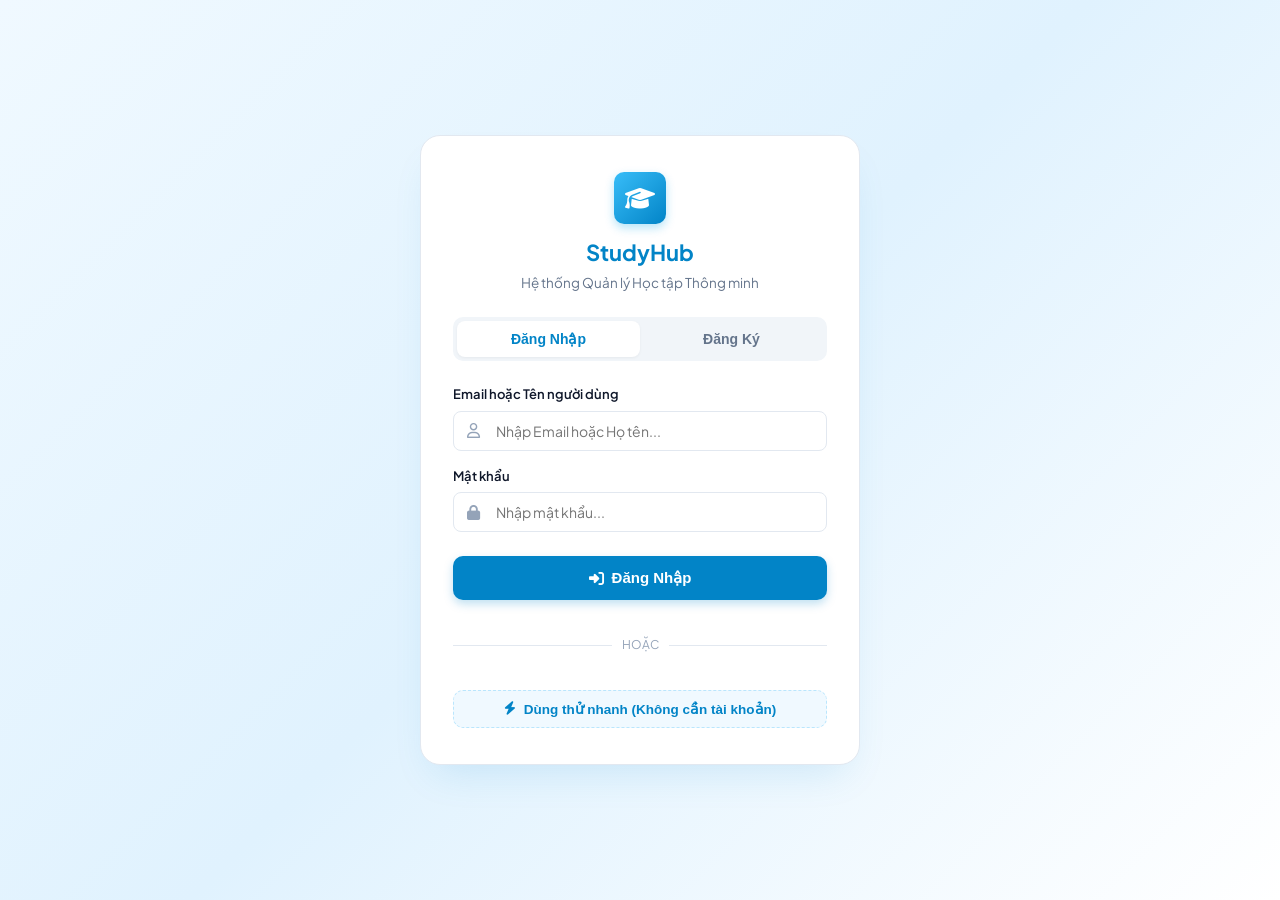
<file: index.html>
<!DOCTYPE html>
<html lang="vi">

<head>
  <meta charset="UTF-8">
  <meta name="viewport" content="width=device-width, initial-scale=1.0">
  <title>StudyHub - Tổng Quan Học Tập</title>
  <!-- Google Font & Icons -->
  <link rel="preconnect" href="https://fonts.googleapis.com">
  <link rel="preconnect" href="https://fonts.gstatic.com" crossorigin>
  <link href="https://fonts.googleapis.com/css2?family=Plus+Jakarta+Sans:wght@400;500;600;700&display=swap"
    rel="stylesheet">
  <link rel="stylesheet" href="https://cdnjs.cloudflare.com/ajax/libs/font-awesome/6.4.0/css/all.min.css">
  <link rel="stylesheet" href="style.css">
</head>

<body>
  <div class="app-layout">
    <!-- Sidebar / Navigation -->
    <aside class="sidebar">
      <div class="brand">
        <div class="logo-icon"><i class="fa-solid fa-graduation-cap"></i></div>
        <div class="brand-text">
          <h2>StudyHub</h2>
          <span>Quản lý học tập</span>
        </div>
      </div>

      <!-- Navigation Links -->
      <nav class="nav-menu">
        <a href="index.html" class="nav-link active">
          <i class="fa-solid fa-house"></i>
          <span>Trang chủ</span>
        </a>
        <a href="schedule.html" class="nav-link">
          <i class="fa-regular fa-calendar-days"></i>
          <span>Lịch học & Lưu ý</span>
        </a>
        <a href="todo.html" class="nav-link">
          <i class="fa-solid fa-list-check"></i>
          <span>Todo & Deadline</span>
          <span class="badge" id="pending-count">0</span>
        </a>
        <a href="knowledge.html" class="nav-link">
          <i class="fa-solid fa-book-bookmark"></i>
          <span>Kho Kiến thức</span>
        </a>
      </nav>

      <!-- Sidebar Footer (Thông tin user & Thời gian) -->
      <div class="sidebar-footer">
        <div class="user-profile-box">
          <div class="user-avatar"><img src="user.png" alt="Avatar"></div>
          <div class="user-details">
            <span class="user-name" id="user-display-name">Học viên</span>
            <span class="user-email" id="user-display-email">demo@studyhub.vn</span>
          </div>
          <button class="btn-logout" onclick="logout()" title="Đăng xuất tài khoản">
            <i class="fa-solid fa-right-from-bracket"></i>
          </button>
        </div>

        <div class="today-box">
          <i class="fa-regular fa-clock"></i>
          <div>
            <div id="current-day-text" class="day-text">Thứ ...</div>
            <div id="current-date-text" class="date-text">--/--/----</div>
          </div>
        </div>
      </div>
    </aside>

    <!-- Main Content Area -->
    <main class="main-content">
      <!-- Top header bar -->
      <header class="top-header">
        <div class="header-titles">
          <h1>Tổng Quan Học Tập</h1>
          <p>Bảng điều khiển trung tâm theo dõi tiến độ, lịch lên lớp và bài tập cần làm</p>
        </div>
      </header>

      <!-- 1. THÔNG TIN CƠ BẢN VỀ TRANG WEB & BANNER CHÀO MỪNG -->
      <div class="welcome-banner">
        <div class="welcome-text">
          <h2 id="dash-user-greeting">Xin chào, Bạn! 👋</h2>
          <p>
            <strong>StudyHub</strong> là website hỗ trợ quản lý học tập cá nhân toàn diện: nhắc lịch lên lớp theo tuần,
            kiểm soát deadline bài tập lớn và lưu trữ kiến thức trọng tâm ôn thi.
          </p>
        </div>
        <div class="welcome-stats">
          <div class="welcome-stat-pill">
            <i class="fa-regular fa-calendar-check"></i>
            <span id="dash-total-schedules">0 buổi học/tuần</span>
          </div>
          <div class="welcome-stat-pill">
            <i class="fa-solid fa-hourglass-half"></i>
            <span id="dash-pending-todos">0 bài tập chưa xong</span>
          </div>
          <div class="welcome-stat-pill">
            <i class="fa-solid fa-book-bookmark"></i>
            <span id="dash-total-knowledge">0 ghi chú</span>
          </div>
        </div>
      </div>

      <!-- Quick Feature Shortcuts -->
      <div class="dashboard-grid">
        <div class="features-shortcut-grid">
          <a href="schedule.html" class="feature-shortcut-card">
            <div class="feature-card-top">
              <div class="stat-icon sky"><i class="fa-regular fa-calendar-days"></i></div>
              <div class="feature-card-title">1. Lịch học & Lưu ý</div>
            </div>
            <div class="feature-card-desc">Thời khóa biểu cả tuần, phòng học, giờ học và nội dung cần chuẩn bị trước
              buổi học.</div>
            <div class="feature-card-action">Vào xem thời khóa biểu <i class="fa-solid fa-arrow-right"></i></div>
          </a>

          <a href="todo.html" class="feature-shortcut-card">
            <div class="feature-card-top">
              <div class="stat-icon amber"><i class="fa-solid fa-list-check"></i></div>
              <div class="feature-card-title">2. Todo & Deadline</div>
            </div>
            <div class="feature-card-desc">Quản lý bài tập lớn, đồ án môn học, cảnh báo sát hạn và đánh dấu hoàn thành
              nhanh.</div>
            <div class="feature-card-action">Quản lý các deadline <i class="fa-solid fa-arrow-right"></i></div>
          </a>

          <a href="knowledge.html" class="feature-shortcut-card">
            <div class="feature-card-top">
              <div class="stat-icon emerald"><i class="fa-solid fa-book-bookmark"></i></div>
              <div class="feature-card-title">3. Kho Kiến thức</div>
            </div>
            <div class="feature-card-desc">Tổng hợp ghi chú theo từng môn học và tuần học, đánh giá độ quan trọng ôn
              thi.</div>
            <div class="feature-card-action">Khám phá kho kiến thức <i class="fa-solid fa-arrow-right"></i></div>
          </a>
        </div>

        <!-- 2. TÌNH HÌNH LỊCH HỌC: HÔM NAY VÀ NGÀY MAI -->
        <section class="dashboard-section">
          <div class="dash-section-header">
            <h3><i class="fa-regular fa-calendar-days"></i> Lịch học Hôm nay & Ngày mai</h3>
            <a href="schedule.html" class="dash-link-more">Xem toàn bộ lịch tuần <i
                class="fa-solid fa-arrow-right"></i></a>
          </div>
          <div class="today-tomorrow-container">
            <!-- Cột Hôm nay -->
            <div class="day-column">
              <div class="day-column-header">
                <div class="day-column-title"><i class="fa-solid fa-star" style="color: #f59e0b;"></i> Lịch học Hôm nay
                </div>
                <span class="day-column-badge">Hôm nay</span>
              </div>
              <div id="dash-today-schedule">
                <!-- Rendered via JS -->
              </div>
            </div>

            <!-- Cột Ngày mai -->
            <div class="day-column">
              <div class="day-column-header">
                <div class="day-column-title"><i class="fa-regular fa-calendar" style="color: var(--primary);"></i> Lịch
                  học Ngày mai</div>
                <span class="day-column-badge" style="background: #e0f2fe; color: #0369a1;">Ngày mai</span>
              </div>
              <div id="dash-tomorrow-schedule">
                <!-- Rendered via JS -->
              </div>
            </div>
          </div>
        </section>

        <!-- 3. TÌNH HÌNH TODO & DEADLINE: CÁC DEADLINE GẦN HẾT HẠN -->
        <section class="dashboard-section">
          <div class="dash-section-header">
            <h3><i class="fa-solid fa-fire" style="color: var(--danger);"></i> Bài tập & Deadline sắp đến hạn</h3>
            <a href="todo.html" class="dash-link-more">Xem tất cả bài tập <i class="fa-solid fa-arrow-right"></i></a>
          </div>
          <div class="todo-list" id="dash-urgent-todos">
            <!-- Rendered via JS -->
          </div>
        </section>

        <!-- 4. TÌNH HÌNH KHO KIẾN THỨC: SỐ LƯỢNG CHIA THEO MÔN HỌC (SUBJECT) -->
        <section class="dashboard-section">
          <div class="dash-section-header">
            <h3><i class="fa-solid fa-graduation-cap"></i> Thống kê Kho Kiến thức theo Môn học</h3>
            <a href="knowledge.html" class="dash-link-more">Vào kho kiến thức <i
                class="fa-solid fa-arrow-right"></i></a>
          </div>
          <div class="subject-stats-grid" id="dash-subject-stats">
            <!-- Rendered via JS -->
          </div>
        </section>
      </div>
    </main>
  </div>

  <!-- Toast Notification -->
  <div id="toast" class="toast"></div>

  <script src="script.js"></script>
</body>

</html>
</file>
<file: style.css>
/* ===================================================
   StudyHub - Quản Lý Học Tập
   Tông màu chủ đạo: Nền trắng (#FFFFFF / #F8FAFC) & Xanh da trời (#0ea5e9 / #0284c7)
   =================================================== */

:root {
  --primary: #0284c7;
  /* Xanh da trời đậm */
  --primary-light: #38bdf8;
  /* Xanh da trời sáng */
  --primary-bg: #f0f9ff;
  /* Nền xanh da trời rất nhạt */
  --primary-border: #bae6fd;
  /* Viền xanh da trời nhẹ */

  --bg-body: #f8fafc;
  /* Nền trang web trắng xám nhẹ dịu mắt */
  --bg-card: #ffffff;
  /* Nền thẻ trắng tinh */
  --bg-card-hover: #ffffff;

  --text-main: #0f172a;
  /* Chữ đậm dễ đọc */
  --text-muted: #64748b;
  /* Chữ phụ */
  --text-sub: #94a3b8;

  --border-color: #e2e8f0;
  --border-radius: 12px;
  --border-radius-sm: 8px;

  --shadow-sm: 0 1px 3px rgba(0, 0, 0, 0.05);
  --shadow-md: 0 4px 12px rgba(2, 132, 199, 0.08);
  --shadow-lg: 0 10px 25px -5px rgba(2, 132, 199, 0.12);

  --danger: #ef4444;
  --danger-bg: #fef2f2;
  --warning: #f59e0b;
  --warning-bg: #fffbeb;
  --success: #10b981;
  --success-bg: #ecfdf5;

  --transition: all 0.2s ease-in-out;
}

* {
  margin: 0;
  padding: 0;
  box-sizing: border-box;
}

body {
  font-family: 'Plus Jakarta Sans', -apple-system, BlinkMacSystemFont, 'Segoe UI', Roboto, sans-serif;
  background-color: var(--bg-body);
  color: var(--text-main);
  line-height: 1.5;
  -webkit-font-smoothing: antialiased;
}

/* App Layout */
.app-layout {
  display: flex;
  min-height: 100vh;
}

/* Sidebar */
.sidebar {
  width: 260px;
  background-color: #ffffff;
  border-right: 1px solid var(--border-color);
  display: flex;
  flex-direction: column;
  padding: 16px;
  position: sticky;
  top: 0;
  height: 100vh;
  flex-shrink: 0;
}

.brand {
  display: flex;
  align-items: center;
  gap: 12px;
  padding: 8px 12px 24px;
  border-bottom: 1px solid var(--border-color);
}

.logo-icon {
  width: 60px;
  height: 60px;
  border-radius: 10px;
  background: linear-gradient(135deg, var(--primary-light), var(--primary));
  color: #ffffff;
  display: flex;
  align-items: center;
  justify-content: center;
  font-size: 32px;
  box-shadow: 0 4px 10px rgba(14, 165, 233, 0.3);
}

.brand-text h2 {
  font-size: 18px;
  font-weight: 700;
  color: var(--primary);
  line-height: 1.2;
}

.brand-text span {
  font-size: 12px;
  color: var(--text-muted);
}

.nav-menu {
  margin-top: 24px;
  display: flex;
  flex-direction: column;
  gap: 8px;
  flex: 1;
}

.nav-btn {
  display: flex;
  align-items: center;
  gap: 12px;
  padding: 12px 14px;
  border-radius: var(--border-radius-sm);
  background: transparent;
  border: none;
  font-size: 14.5px;
  font-weight: 500;
  color: var(--text-muted);
  cursor: pointer;
  transition: var(--transition);
  text-align: left;
  width: 100%;
}

.nav-btn i {
  font-size: 18px;
  width: 22px;
  text-align: center;
}

.nav-btn:hover {
  background-color: var(--primary-bg);
  color: var(--primary);
}

.nav-btn.active {
  background-color: var(--primary-bg);
  color: var(--primary);
  font-weight: 600;
  border-left: 3px solid var(--primary);
}

.nav-btn .badge {
  margin-left: auto;
  background-color: var(--primary);
  color: white;
  font-size: 11px;
  padding: 2px 7px;
  border-radius: 12px;
  font-weight: 600;
}

.sidebar-footer {
  padding-top: 16px;
  border-top: 1px solid var(--border-color);
}

.today-box {
  background-color: var(--primary-bg);
  border: 1px solid var(--primary-border);
  padding: 12px 14px;
  border-radius: var(--border-radius-sm);
  display: flex;
  align-items: center;
  gap: 10px;
  color: var(--primary);
}

.today-box i {
  font-size: 20px;
}

.day-text {
  font-size: 13px;
  font-weight: 700;
  color: var(--primary);
}

.date-text {
  font-size: 12px;
  color: var(--text-muted);
}

/* Main Content */
.main-content {
  flex: 1;
  padding: 32px 40px;
  max-width: 1200px;
  margin: 0 auto;
  width: 100%;
}

/* Top Header */
.top-header {
  display: flex;
  justify-content: space-between;
  align-items: center;
  margin-bottom: 28px;
}

.header-titles h1 {
  font-size: 26px;
  font-weight: 700;
  color: var(--text-main);
  letter-spacing: -0.5px;
}

.header-titles p {
  font-size: 14px;
  color: var(--text-muted);
  margin-top: 4px;
}

/* Buttons */
.btn {
  display: inline-flex;
  align-items: center;
  gap: 8px;
  padding: 10px 18px;
  border-radius: var(--border-radius-sm);
  font-size: 14px;
  font-weight: 600;
  cursor: pointer;
  transition: var(--transition);
  border: 1px solid transparent;
}

.btn-primary {
  background-color: var(--primary);
  color: #ffffff;
  box-shadow: 0 4px 10px rgba(2, 132, 199, 0.25);
}

.btn-primary:hover {
  background-color: #0369a1;
  transform: translateY(-1px);
}

.btn-outline {
  background-color: transparent;
  border-color: var(--border-color);
  color: var(--text-muted);
}

.btn-outline:hover {
  background-color: #f1f5f9;
  color: var(--text-main);
}

.btn-danger-sm {
  background: transparent;
  border: none;
  color: #94a3b8;
  padding: 6px;
  cursor: pointer;
  border-radius: 4px;
  font-size: 14px;
}

.btn-danger-sm:hover {
  color: var(--danger);
  background-color: var(--danger-bg);
}

.btn-edit-sm {
  background: transparent;
  border: none;
  color: #94a3b8;
  padding: 6px;
  cursor: pointer;
  border-radius: 4px;
  font-size: 14px;
}

.btn-edit-sm:hover {
  color: var(--primary);
  background-color: var(--primary-bg);
}

/* Tab Panels */
.tab-panel {
  display: none;
  animation: fadeIn 0.25s ease-in-out;
}

.tab-panel.active {
  display: block;
}

@keyframes fadeIn {
  from {
    opacity: 0;
    transform: translateY(6px);
  }

  to {
    opacity: 1;
    transform: translateY(0);
  }
}

/* Stats Row */
.stats-row {
  display: grid;
  grid-template-columns: repeat(auto-fit, minmax(220px, 1fr));
  gap: 16px;
  margin-bottom: 24px;
}

.stat-card {
  background: #ffffff;
  border: 1px solid var(--border-color);
  padding: 18px 20px;
  border-radius: var(--border-radius);
  display: flex;
  align-items: center;
  gap: 16px;
  box-shadow: var(--shadow-sm);
}

.stat-icon {
  width: 48px;
  height: 48px;
  border-radius: 12px;
  display: flex;
  align-items: center;
  justify-content: center;
  font-size: 20px;
}

.stat-icon.sky {
  background-color: var(--primary-bg);
  color: var(--primary);
}

.stat-icon.blue {
  background-color: #e0f2fe;
  color: #0284c7;
}

.stat-icon.amber {
  background-color: var(--warning-bg);
  color: var(--warning);
}

.stat-icon.emerald {
  background-color: var(--success-bg);
  color: var(--success);
}

.stat-info {
  display: flex;
  flex-direction: column;
}

.stat-num {
  font-size: 24px;
  font-weight: 700;
  line-height: 1.1;
  color: var(--text-main);
}

.stat-label {
  font-size: 13px;
  color: var(--text-muted);
  margin-top: 4px;
}

/* Filter Bar */
.filter-bar {
  display: flex;
  justify-content: space-between;
  align-items: center;
  flex-wrap: wrap;
  gap: 12px;
  margin-bottom: 20px;
  padding: 12px 16px;
  background-color: #ffffff;
  border: 1px solid var(--border-color);
  border-radius: var(--border-radius);
}

.filter-group {
  display: flex;
  gap: 10px;
  flex-wrap: wrap;
}

.filter-label {
  font-size: 13.5px;
  color: var(--text-muted);
  font-weight: 500;
  display: inline-flex;
  align-items: center;
  gap: 6px;
}

.filter-pills {
  display: flex;
  gap: 6px;
  flex-wrap: wrap;
}

.pill {
  padding: 6px 12px;
  border-radius: 20px;
  border: 1px solid var(--border-color);
  background-color: #ffffff;
  font-size: 13px;
  font-weight: 500;
  color: var(--text-muted);
  cursor: pointer;
  transition: var(--transition);
}

.pill:hover {
  border-color: var(--primary-light);
  color: var(--primary);
}

.pill.active {
  background-color: var(--primary);
  border-color: var(--primary);
  color: #ffffff;
}

.search-box {
  display: flex;
  align-items: center;
  gap: 8px;
  background-color: var(--bg-body);
  border: 1px solid var(--border-color);
  border-radius: var(--border-radius-sm);
  padding: 6px 12px;
  min-width: 260px;
}

.search-box input {
  border: none;
  background: transparent;
  outline: none;
  font-size: 13.5px;
  width: 100%;
  font-family: inherit;
}

.search-box i {
  color: var(--text-sub);
}

.select-input {
  padding: 6px 12px;
  border: 1px solid var(--border-color);
  background-color: var(--bg-body);
  border-radius: var(--border-radius-sm);
  font-size: 13px;
  font-family: inherit;
  color: var(--text-main);
  outline: none;
}

/* Grids & Cards */
.cards-grid {
  display: grid;
  grid-template-columns: repeat(auto-fill, minmax(320px, 1fr));
  gap: 20px;
}

/* SCHEDULE CARD */
.schedule-card {
  background: #ffffff;
  border: 1px solid var(--border-color);
  border-radius: var(--border-radius);
  padding: 20px;
  transition: var(--transition);
  position: relative;
  display: flex;
  flex-direction: column;
  box-shadow: var(--shadow-sm);
}

.schedule-card:hover {
  transform: translateY(-2px);
  box-shadow: var(--shadow-md);
  border-color: var(--primary-light);
}

.schedule-card.is-today {
  border: 2px solid var(--primary);
  background: linear-gradient(180deg, #f0f9ff 0%, #ffffff 40%);
}

.today-ribbon {
  position: absolute;
  top: 12px;
  right: 12px;
  background-color: var(--primary);
  color: #ffffff;
  font-size: 11px;
  font-weight: 700;
  padding: 2px 8px;
  border-radius: 12px;
  text-transform: uppercase;
}

.schedule-header {
  display: flex;
  align-items: flex-start;
  gap: 12px;
  margin-bottom: 12px;
}

.day-badge {
  background: var(--primary-bg);
  color: var(--primary);
  font-weight: 700;
  font-size: 13px;
  padding: 6px 10px;
  border-radius: 8px;
  border: 1px solid var(--primary-border);
  white-space: nowrap;
}

.schedule-title {
  font-size: 16px;
  font-weight: 700;
  color: var(--text-main);
  line-height: 1.3;
}

.schedule-meta {
  display: flex;
  flex-direction: column;
  gap: 6px;
  font-size: 13px;
  color: var(--text-muted);
  margin-bottom: 14px;
}

.meta-item {
  display: flex;
  align-items: center;
  gap: 8px;
}

.meta-item i {
  width: 14px;
  color: var(--primary);
}

.schedule-note-box {
  background-color: #f8fafc;
  border: 1px solid var(--border-color);
  border-left: 3px solid var(--primary);
  border-radius: 6px;
  padding: 10px 12px;
  font-size: 13px;
  color: #334155;
  margin-top: auto;
  white-space: pre-line;
}

.schedule-note-box strong {
  color: var(--primary);
  display: block;
  margin-bottom: 2px;
  font-size: 12px;
}

.card-actions {
  display: flex;
  justify-content: flex-end;
  gap: 6px;
  margin-top: 12px;
  padding-top: 10px;
  border-top: 1px solid #f1f5f9;
}

/* TODO LIST */
.todo-list {
  display: flex;
  flex-direction: column;
  gap: 12px;
}

.todo-item {
  background: #ffffff;
  border: 1px solid var(--border-color);
  border-radius: var(--border-radius);
  padding: 16px 20px;
  display: flex;
  align-items: flex-start;
  gap: 16px;
  box-shadow: var(--shadow-sm);
  transition: var(--transition);
}

.todo-item:hover {
  border-color: var(--primary-light);
  box-shadow: var(--shadow-md);
}

.todo-item.completed {
  background-color: #f8fafc;
  opacity: 0.75;
}

.todo-item.completed .todo-title {
  text-decoration: line-through;
  color: var(--text-muted);
}

.todo-checkbox-wrapper {
  margin-top: 3px;
}

.custom-checkbox {
  width: 22px;
  height: 22px;
  border-radius: 6px;
  border: 2px solid #cbd5e1;
  display: flex;
  align-items: center;
  justify-content: center;
  cursor: pointer;
  transition: var(--transition);
}

.todo-item.completed .custom-checkbox {
  background-color: var(--success);
  border-color: var(--success);
  color: #ffffff;
}

.custom-checkbox:hover {
  border-color: var(--primary);
}

.todo-content {
  flex: 1;
}

.todo-header-line {
  display: flex;
  align-items: center;
  gap: 10px;
  margin-bottom: 6px;
  flex-wrap: wrap;
}

.todo-subject-badge {
  background-color: var(--primary-bg);
  color: var(--primary);
  font-size: 12px;
  font-weight: 600;
  padding: 2px 8px;
  border-radius: 4px;
}

.priority-badge {
  font-size: 11px;
  font-weight: 600;
  padding: 2px 8px;
  border-radius: 4px;
}

.priority-high {
  background-color: var(--danger-bg);
  color: var(--danger);
}

.priority-medium {
  background-color: var(--warning-bg);
  color: #b45309;
}

.priority-low {
  background-color: var(--success-bg);
  color: var(--success);
}

.deadline-badge {
  font-size: 12px;
  font-weight: 600;
  display: inline-flex;
  align-items: center;
  gap: 5px;
  color: var(--text-muted);
}

.deadline-badge.overdue {
  color: var(--danger);
  font-weight: 700;
}

.deadline-badge.near {
  color: #b45309;
}

.todo-title {
  font-size: 15.5px;
  font-weight: 600;
  color: var(--text-main);
  margin-bottom: 4px;
}

.todo-note-text {
  font-size: 13.5px;
  color: var(--text-muted);
  white-space: pre-line;
  margin-top: 4px;
}

/* KNOWLEDGE BASE CARD */
.knowledge-grid {
  grid-template-columns: repeat(auto-fill, minmax(340px, 1fr));
}

.knowledge-card {
  background: #ffffff;
  border: 1px solid var(--border-color);
  border-radius: var(--border-radius);
  padding: 20px;
  display: flex;
  flex-direction: column;
  box-shadow: var(--shadow-sm);
  transition: var(--transition);
}

.knowledge-card:hover {
  transform: translateY(-2px);
  border-color: var(--primary-light);
  box-shadow: var(--shadow-md);
}

.knowledge-top {
  display: flex;
  justify-content: space-between;
  align-items: center;
  margin-bottom: 10px;
}

.subject-week-tag {
  font-size: 12px;
  font-weight: 600;
  background-color: var(--primary-bg);
  color: var(--primary);
  padding: 3px 8px;
  border-radius: 6px;
  border: 1px solid var(--primary-border);
}

.star-rating {
  font-size: 12px;
  font-weight: 600;
  padding: 3px 8px;
  border-radius: 12px;
}

.star-rating.high {
  background-color: #fee2e2;
  color: #dc2626;
}

.star-rating.medium {
  background-color: #fef3c7;
  color: #b45309;
}

.star-rating.low {
  background-color: #f1f5f9;
  color: #64748b;
}

.knowledge-title {
  font-size: 16px;
  font-weight: 700;
  color: var(--text-main);
  margin-bottom: 10px;
  line-height: 1.35;
}

.knowledge-body {
  font-size: 13.5px;
  color: #334155;
  background: #f8fafc;
  padding: 12px;
  border-radius: 8px;
  white-space: pre-wrap;
  word-break: break-word;
  line-height: 1.55;
  font-family: inherit;
  flex: 1;
  border: 1px solid #f1f5f9;
}

/* Empty State */
.empty-state {
  text-align: center;
  padding: 48px 24px;
  background-color: #ffffff;
  border: 2px dashed var(--border-color);
  border-radius: var(--border-radius);
  grid-column: 1 / -1;
  width: 100%;
}

.empty-state i {
  font-size: 40px;
  color: var(--primary-light);
  margin-bottom: 12px;
}

.empty-state h4 {
  font-size: 16px;
  font-weight: 600;
  color: var(--text-main);
  margin-bottom: 4px;
}

.empty-state p {
  font-size: 13.5px;
  color: var(--text-muted);
}

/* Modals */
.modal {
  display: none;
  position: fixed;
  inset: 0;
  background-color: rgba(15, 23, 42, 0.45);
  backdrop-filter: blur(2px);
  z-index: 1000;
  align-items: center;
  justify-content: center;
  padding: 16px;
}

.modal.active {
  display: flex;
}

.modal-content {
  background: #ffffff;
  border-radius: 16px;
  max-width: 520px;
  width: 100%;
  max-height: 90vh;
  overflow-y: auto;
  box-shadow: var(--shadow-lg);
  animation: modalPop 0.2s cubic-bezier(0.16, 1, 0.3, 1);
}

@keyframes modalPop {
  from {
    opacity: 0;
    transform: scale(0.95);
  }

  to {
    opacity: 1;
    transform: scale(1);
  }
}

.modal-header {
  display: flex;
  justify-content: space-between;
  align-items: center;
  padding: 20px 24px;
  border-bottom: 1px solid var(--border-color);
}

.modal-header h3 {
  font-size: 18px;
  font-weight: 700;
  color: var(--primary);
}

.modal-close {
  background: transparent;
  border: none;
  font-size: 24px;
  line-height: 1;
  color: var(--text-sub);
  cursor: pointer;
}

.modal-close:hover {
  color: var(--text-main);
}

.modal-body {
  padding: 24px;
  display: flex;
  flex-direction: column;
  gap: 16px;
}

.form-group {
  display: flex;
  flex-direction: column;
  gap: 6px;
}

.form-row {
  display: grid;
  grid-template-columns: 1fr 1fr;
  gap: 14px;
}

label {
  font-size: 13px;
  font-weight: 600;
  color: var(--text-main);
}

.required {
  color: var(--danger);
}

input[type="text"],
input[type="email"],
input[type="password"],
input[type="datetime-local"],
input[type="number"],
input[type="search"],
select,
textarea {
  font-family: inherit;
  font-size: 14px;
  padding: 9px 12px;
  border: 1px solid var(--border-color);
  border-radius: var(--border-radius-sm);
  outline: none;
  background-color: #ffffff;
  color: var(--text-main);
  transition: var(--transition);
}

input:focus,
select:focus,
textarea:focus {
  border-color: var(--primary);
  box-shadow: 0 0 0 3px rgba(14, 165, 233, 0.15);
}

textarea {
  resize: vertical;
}

.modal-footer {
  display: flex;
  justify-content: flex-end;
  gap: 10px;
  margin-top: 10px;
}

/* Modal Xác Nhận (Confirm Dialog) */
.modal-confirm-content {
  background: #ffffff;
  border-radius: 18px;
  max-width: 400px;
  width: 100%;
  padding: 28px 24px 22px;
  box-shadow: 0 20px 45px -10px rgba(0, 0, 0, 0.25);
  text-align: center;
  animation: modalPop 0.2s cubic-bezier(0.16, 1, 0.3, 1);
  display: flex;
  flex-direction: column;
  align-items: center;
  gap: 10px;
  border: 1px solid var(--border-color);
}

.confirm-icon-box {
  width: 56px;
  height: 56px;
  border-radius: 50%;
  display: flex;
  align-items: center;
  justify-content: center;
  font-size: 24px;
  margin-bottom: 2px;
}

.confirm-icon-box.danger {
  background-color: #fee2e2;
  color: #ef4444;
}

.confirm-icon-box.primary {
  background-color: #e0f2fe;
  color: #0284c7;
}

.confirm-title {
  font-size: 18px;
  font-weight: 700;
  color: var(--text-main);
}

.confirm-desc {
  font-size: 13.5px;
  color: var(--text-muted);
  line-height: 1.5;
  margin-bottom: 6px;
}

.confirm-actions {
  display: flex;
  gap: 10px;
  width: 100%;
  margin-top: 6px;
}

.confirm-actions .btn {
  flex: 1;
  justify-content: center;
  padding: 10px 16px;
  font-size: 14px;
}

.btn-danger {
  background-color: #ef4444;
  color: #ffffff;
  border: 1px solid transparent;
}

.btn-danger:hover {
  background-color: #dc2626;
  transform: translateY(-1px);
}

/* Toast */
.toast {
  position: fixed;
  bottom: 24px;
  right: 24px;
  background-color: #0f172a;
  color: #ffffff;
  padding: 12px 20px;
  border-radius: 10px;
  font-size: 14px;
  font-weight: 500;
  box-shadow: 0 10px 25px -5px rgba(0, 0, 0, 0.35);
  transform: translateY(100px);
  opacity: 0;
  transition: all 0.3s cubic-bezier(0.16, 1, 0.3, 1);
  z-index: 2000;
  display: flex;
  align-items: center;
  gap: 12px;
  max-width: 440px;
  line-height: 1.45;
  border: 1px solid rgba(255, 255, 255, 0.1);
}

.toast.show {
  transform: translateY(0);
  opacity: 1;
}

.toast-icon {
  font-size: 18px;
  flex-shrink: 0;
}

.toast-content {
  flex: 1;
}

.toast.toast-error {
  border-left: 4px solid #f87171;
}

.toast.toast-warning {
  border-left: 4px solid #fbbf24;
}

.toast.toast-success {
  border-left: 4px solid #38bdf8;
}

.toast.toast-info {
  border-left: 4px solid #38bdf8;
}

/* Responsive */
@media (max-width: 900px) {
  .app-layout {
    flex-direction: column;
  }

  .sidebar {
    width: 100%;
    height: auto;
    position: sticky;
    top: 0;
    z-index: 100;
    background: #ffffff;
    padding: 12px 16px;
    display: grid;
    grid-template-columns: auto 1fr;
    align-items: center;
    border-right: none;
    border-bottom: 1px solid var(--border-color);
    box-shadow: 0 2px 8px rgba(0, 0, 0, 0.04);
  }

  .brand {
    grid-column: 1;
    grid-row: 1;
    border-bottom: none;
    padding: 0;
    gap: 10px;
  }

  /* .logo-icon {
    width: 36px;
    height: 36px;
    font-size: 17px;
  } */

  .brand-text h2 {
    font-size: 16px;
  }

  /* Đưa thông tin user lên kế bên logo, nằm ngay góc bên phải trên cùng màn hình */
  .sidebar-footer {
    display: flex;
    grid-column: 2;
    grid-row: 1;
    justify-self: end;
    justify-content: flex-end;
    align-items: center;
    border-top: none;
    padding: 0;
    margin: 0;
  }

  .user-profile-box {
    margin-bottom: 0;
    padding: 4px 8px;
    background: #f8fafc;
    border: 1px solid var(--border-color);
    border-radius: var(--border-radius-sm);
    gap: 8px;
  }

  .user-avatar {
    width: 32px;
    height: 32px;
  }

  .user-name {
    font-size: 12.5px;
    max-width: 120px;
  }

  .user-email {
    display: none;
  }

  .today-box {
    display: none;
  }

  .nav-menu {
    grid-column: 1 / -1;
    grid-row: 2;
    margin-top: 0px;
    padding-top: 10px;
    border-top: 1px solid var(--border-color);
    flex-direction: row;
    overflow-x: auto;
    gap: 6px;
  }

  .nav-btn,
  .nav-link {
    white-space: nowrap;
    border-left: none;
    border-bottom: 3px solid transparent;
    padding: 8px 12px;
    font-size: 13.5px;
  }

  .nav-btn.active,
  .nav-link.active {
    border-left: none;
    border-bottom: 3px solid var(--primary);
  }

  .main-content {
    padding: 20px 16px;
  }

  .form-row {
    grid-template-columns: 1fr;
  }
}

/* Dưới 580px: nav-menu giữ lại icon thôi, bỏ chữ đi */
@media (max-width: 720px) {
  .brand-text span {
    display: none;
  }

  .user-name {
    display: none;
    /* Ẩn tên, giữ avatar và nút đăng xuất gọn gàng */
  }

  .user-profile-box {
    padding: 2px 4px;
    border: none;
    background: transparent;
  }

  /* Phần nav-menu giữ lại icon, bỏ chữ */
  .nav-menu {
    display: flex;
    justify-content: space-around;
    overflow-x: visible;
    gap: 2px;
  }

  .nav-btn,
  .nav-link {
    flex: 1;
    justify-content: center;
    padding: 10px 6px;
    position: relative;
    gap: 0;
  }

  /* Bỏ chữ đi */
  .nav-btn span:not(.badge),
  .nav-link span:not(.badge) {
    display: none !important;
  }

  /* Giữ lại icon */
  .nav-btn i,
  .nav-link i {
    font-size: 20px;
    width: auto;
    margin: 0;
  }

  /* Badge số lượng đính kèm trên icon */
  .nav-btn .badge,
  .nav-link .badge {
    position: absolute;
    top: 4px;
    right: calc(50% - 16px);
    font-size: 10px;
    padding: 1px 5px;
    margin-left: 0;
    line-height: 1.2;
  }
}



/* ===================================================
   BỔ SUNG CHO ĐA TRANG (MULTI-PAGE) & AUTH (ĐĂNG NHẬP/ĐĂNG KÝ)
   =================================================== */

.nav-link {
  display: flex;
  align-items: center;
  gap: 12px;
  padding: 12px 14px;
  border-radius: var(--border-radius-sm);
  background: transparent;
  border: none;
  font-size: 14.5px;
  font-weight: 500;
  color: var(--text-muted);
  text-decoration: none;
  transition: var(--transition);
  text-align: left;
  width: 100%;
}

.nav-link i {
  font-size: 18px;
  width: 22px;
  text-align: center;
}

.nav-link:hover {
  background-color: var(--primary-bg);
  color: var(--primary);
}

.nav-link.active {
  background-color: var(--primary-bg);
  color: var(--primary);
  font-weight: 600;
  border-left: 3px solid var(--primary);
}

.nav-link .badge {
  margin-left: auto;
  background-color: var(--primary);
  color: white;
  font-size: 11px;
  padding: 2px 7px;
  border-radius: 12px;
  font-weight: 600;
}

/* User Profile Widget in Sidebar */
.user-profile-box {
  display: flex;
  align-items: center;
  gap: 10px;
  padding: 10px 12px;
  background-color: #f8fafc;
  border: 1px solid var(--border-color);
  border-radius: var(--border-radius-sm);
  margin-bottom: 12px;
}

.user-avatar {
  width: 60px;
  height: 60px;
  border-radius: 50%;
  background: var(--primary-bg);
  color: var(--primary);
  display: flex;
  align-items: center;
  justify-content: center;
  font-size: 16px;
  border: 1px solid var(--primary-border);
  flex-shrink: 0;
  overflow: hidden;
}

.user-avatar img {
  width: 100%;
  height: 100%;
  object-fit: cover;
  border-radius: 50%;
  display: block;
}

.user-details {
  flex: 1;
  min-width: 0;
  display: flex;
  flex-direction: column;
}

.user-name {
  font-size: 13px;
  font-weight: 600;
  color: var(--text-main);
  white-space: nowrap;
  overflow: hidden;
  text-overflow: ellipsis;
}

.user-email {
  font-size: 11px;
  color: var(--text-muted);
  white-space: nowrap;
  overflow: hidden;
  text-overflow: ellipsis;
}

.btn-logout {
  background: transparent;
  border: none;
  color: var(--text-sub);
  cursor: pointer;
  padding: 6px;
  border-radius: 4px;
  font-size: 14px;
  transition: var(--transition);
}

.btn-logout:hover {
  color: var(--danger);
  background-color: var(--danger-bg);
}

/* Auth Page */
.auth-wrapper {
  min-height: 100vh;
  display: flex;
  align-items: center;
  justify-content: center;
  background: linear-gradient(135deg, #f0f9ff 0%, #e0f2fe 50%, #ffffff 100%);
  padding: 24px 16px;
}

.auth-card {
  background: #ffffff;
  border-radius: 20px;
  box-shadow: 0 20px 40px -15px rgba(2, 132, 199, 0.15);
  border: 1px solid var(--border-color);
  width: 100%;
  max-width: 440px;
  padding: 36px 32px;
}

.auth-brand {
  display: flex;
  flex-direction: column;
  align-items: center;
  margin-bottom: 24px;
  text-align: center;
}

.auth-brand .logo-icon {
  width: 52px;
  height: 52px;
  font-size: 24px;
  margin-bottom: 12px;
}

.auth-brand h2 {
  font-size: 22px;
  font-weight: 700;
  color: var(--primary);
}

.auth-brand p {
  font-size: 13.5px;
  color: var(--text-muted);
  margin-top: 4px;
}

.auth-tabs {
  display: flex;
  background: #f1f5f9;
  border-radius: 10px;
  padding: 4px;
  margin-bottom: 24px;
}

.auth-tab-btn {
  flex: 1;
  padding: 10px;
  border: none;
  background: transparent;
  font-size: 14px;
  font-weight: 600;
  color: var(--text-muted);
  border-radius: 8px;
  cursor: pointer;
  transition: var(--transition);
}

.auth-tab-btn.active {
  background: #ffffff;
  color: var(--primary);
  box-shadow: var(--shadow-sm);
}

.auth-form {
  display: none;
  flex-direction: column;
  gap: 16px;
}

.auth-form.active {
  display: flex;
}

.input-with-icon {
  position: relative;
  display: flex;
  align-items: center;
  width: 100%;
}

.input-with-icon i {
  position: absolute;
  left: 14px;
  color: var(--text-sub);
  font-size: 15px;
  pointer-events: none;
}

.input-with-icon input {
  width: 100%;
  padding: 10px 14px 10px 42px;
  font-family: inherit;
  font-size: 14px;
  border: 1px solid var(--border-color);
  border-radius: var(--border-radius-sm);
  outline: none;
  background-color: #ffffff;
  color: var(--text-main);
  transition: var(--transition);
}

.input-with-icon input:focus {
  border-color: var(--primary);
  box-shadow: 0 0 0 3px rgba(14, 165, 233, 0.15);
}

.auth-btn-submit {
  width: 100%;
  padding: 12px;
  font-size: 15px;
  border-radius: 10px;
  justify-content: center;
  margin-top: 8px;
}

.auth-divider {
  display: flex;
  align-items: center;
  text-align: center;
  margin: 20px 0;
  color: var(--text-sub);
  font-size: 12px;
}

.auth-divider::before,
.auth-divider::after {
  content: '';
  flex: 1;
  border-bottom: 1px solid var(--border-color);
}

.auth-divider span {
  padding: 0 10px;
}

.btn-guest {
  width: 100%;
  background-color: var(--primary-bg);
  color: var(--primary);
  border: 1px dashed var(--primary-border);
  padding: 10px;
  border-radius: 10px;
  font-size: 13.5px;
  font-weight: 600;
  cursor: pointer;
  display: flex;
  align-items: center;
  justify-content: center;
  gap: 8px;
  transition: var(--transition);
}

.btn-guest:hover {
  background-color: #e0f2fe;
}

.auth-hint-box {
  background: #f8fafc;
  border: 1px solid var(--border-color);
  border-radius: 8px;
  padding: 10px 12px;
  font-size: 12px;
  color: var(--text-muted);
  margin-top: 16px;
  line-height: 1.5;
}

.auth-hint-box strong {
  color: var(--primary);
}


/* ===================================================
   STYLES CHO TRANG CHỦ TỔNG QUAN (DASHBOARD INDEX.HTML)
   =================================================== */

.welcome-banner {
  background: linear-gradient(135deg, #e0f2fe 0%, #ffffff 70%, #f0f9ff 100%);
  border: 1px solid var(--primary-border);
  border-radius: var(--border-radius);
  padding: 24px 28px;
  margin-bottom: 28px;
  box-shadow: var(--shadow-sm);
  display: flex;
  justify-content: space-between;
  align-items: center;
  gap: 20px;
  flex-wrap: wrap;
}

.welcome-text h2 {
  font-size: 22px;
  font-weight: 700;
  color: var(--primary);
  margin-bottom: 6px;
}

.welcome-text p {
  font-size: 14px;
  color: var(--text-muted);
  max-width: 600px;
  line-height: 1.5;
}

.welcome-stats {
  display: flex;
  gap: 12px;
  flex-wrap: wrap;
}

.welcome-stat-pill {
  background: #ffffff;
  border: 1px solid var(--primary-border);
  padding: 8px 14px;
  border-radius: 20px;
  font-size: 13px;
  font-weight: 600;
  color: var(--primary);
  display: flex;
  align-items: center;
  gap: 8px;
  box-shadow: var(--shadow-sm);
}

/* Dashboard Sections */
.dashboard-grid {
  display: flex;
  flex-direction: column;
  gap: 32px;
}

.dash-section-header {
  display: flex;
  justify-content: space-between;
  align-items: center;
  margin-bottom: 16px;
}

.dash-section-header h3 {
  font-size: 18px;
  font-weight: 700;
  color: var(--text-main);
  display: flex;
  align-items: center;
  gap: 10px;
}

.dash-section-header h3 i {
  color: var(--primary);
}

.dash-link-more {
  font-size: 13.5px;
  font-weight: 600;
  color: var(--primary);
  text-decoration: none;
  display: inline-flex;
  align-items: center;
  gap: 6px;
  transition: var(--transition);
}

.dash-link-more:hover {
  color: #0369a1;
  transform: translateX(3px);
}

/* Today & Tomorrow Cards */
.today-tomorrow-container {
  display: grid;
  grid-template-columns: repeat(auto-fit, minmax(320px, 1fr));
  gap: 16px;
}

.day-column {
  background: #ffffff;
  border: 1px solid var(--border-color);
  border-radius: var(--border-radius);
  padding: 18px;
  box-shadow: var(--shadow-sm);
}

.day-column-header {
  display: flex;
  justify-content: space-between;
  align-items: center;
  padding-bottom: 12px;
  margin-bottom: 12px;
  border-bottom: 1px dashed var(--border-color);
}

.day-column-title {
  font-size: 15px;
  font-weight: 700;
  color: var(--primary);
  display: flex;
  align-items: center;
  gap: 8px;
}

.day-column-badge {
  font-size: 11.5px;
  font-weight: 600;
  padding: 3px 8px;
  border-radius: 12px;
  background: var(--primary-bg);
  color: var(--primary);
  border: 1px solid var(--primary-border);
}

/* Subject Breakdown Grid */
.subject-stats-grid {
  display: grid;
  grid-template-columns: repeat(auto-fill, minmax(220px, 1fr));
  gap: 16px;
}

.subject-stat-card {
  background: #ffffff;
  border: 1px solid var(--border-color);
  border-radius: var(--border-radius);
  padding: 16px;
  display: flex;
  align-items: center;
  gap: 14px;
  box-shadow: var(--shadow-sm);
  transition: var(--transition);
}

.subject-stat-card:hover {
  transform: translateY(-2px);
  border-color: var(--primary-light);
  box-shadow: var(--shadow-md);
}

.subject-stat-icon {
  width: 44px;
  height: 44px;
  border-radius: 10px;
  background: var(--primary-bg);
  color: var(--primary);
  display: flex;
  align-items: center;
  justify-content: center;
  font-size: 18px;
  flex-shrink: 0;
}

.subject-stat-info {
  display: flex;
  flex-direction: column;
}

.subject-stat-name {
  font-size: 14.5px;
  font-weight: 600;
  color: var(--text-main);
  line-height: 1.3;
}

.subject-stat-count {
  font-size: 12px;
  color: var(--text-muted);
  margin-top: 3px;
}

/* Quick Features Row */
.features-shortcut-grid {
  display: grid;
  grid-template-columns: repeat(auto-fit, minmax(260px, 1fr));
  gap: 16px;
}

.feature-shortcut-card {
  background: #ffffff;
  border: 1px solid var(--border-color);
  border-radius: var(--border-radius);
  padding: 18px;
  text-decoration: none;
  color: inherit;
  box-shadow: var(--shadow-sm);
  transition: var(--transition);
  display: flex;
  flex-direction: column;
  justify-content: space-between;
}

.feature-shortcut-card:hover {
  border-color: var(--primary);
  transform: translateY(-2px);
  box-shadow: var(--shadow-md);
}

.feature-card-top {
  display: flex;
  align-items: center;
  gap: 12px;
  margin-bottom: 8px;
}

.feature-card-top .stat-icon {
  width: 40px;
  height: 40px;
  font-size: 17px;
}

.feature-card-title {
  font-size: 15px;
  font-weight: 700;
  color: var(--text-main);
}

.feature-card-desc {
  font-size: 13px;
  color: var(--text-muted);
  line-height: 1.4;
  margin-bottom: 12px;
}

.feature-card-action {
  font-size: 12.5px;
  font-weight: 600;
  color: var(--primary);
  display: flex;
  align-items: center;
  gap: 6px;
}
</file>
